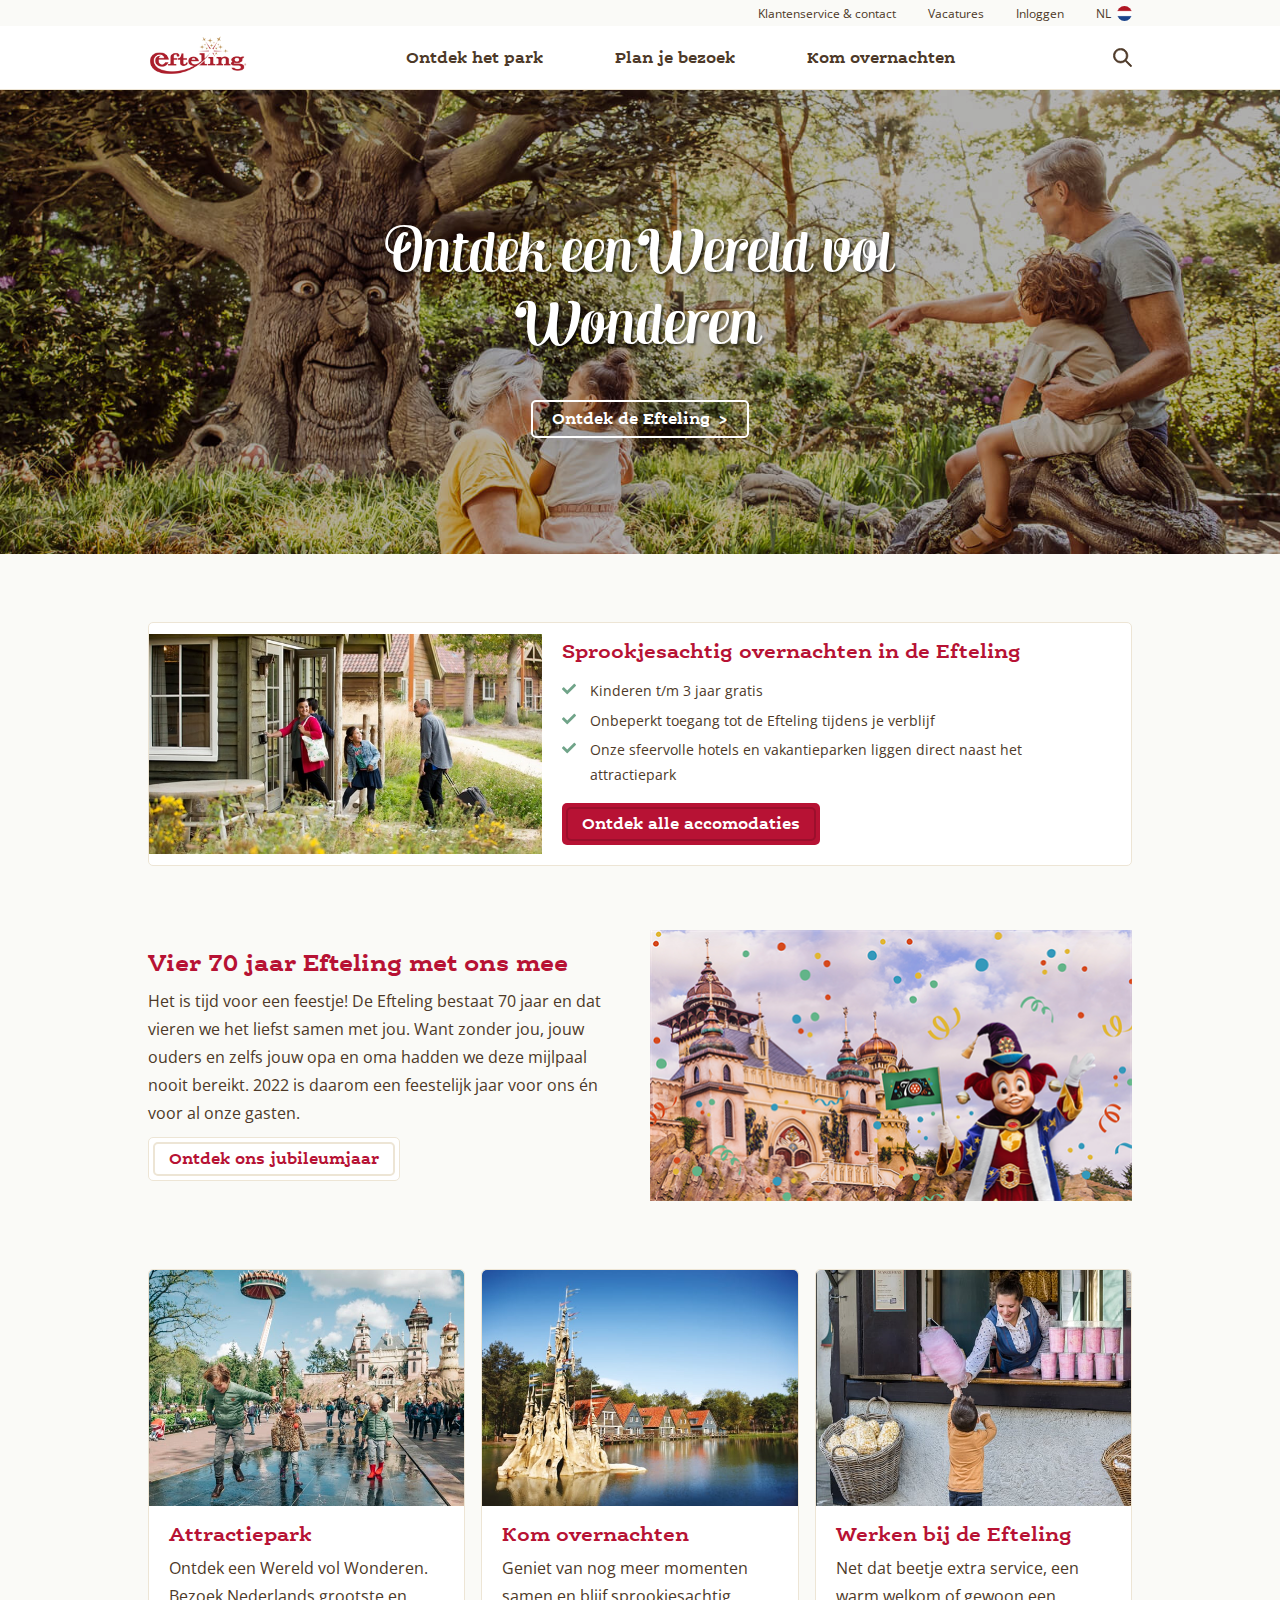
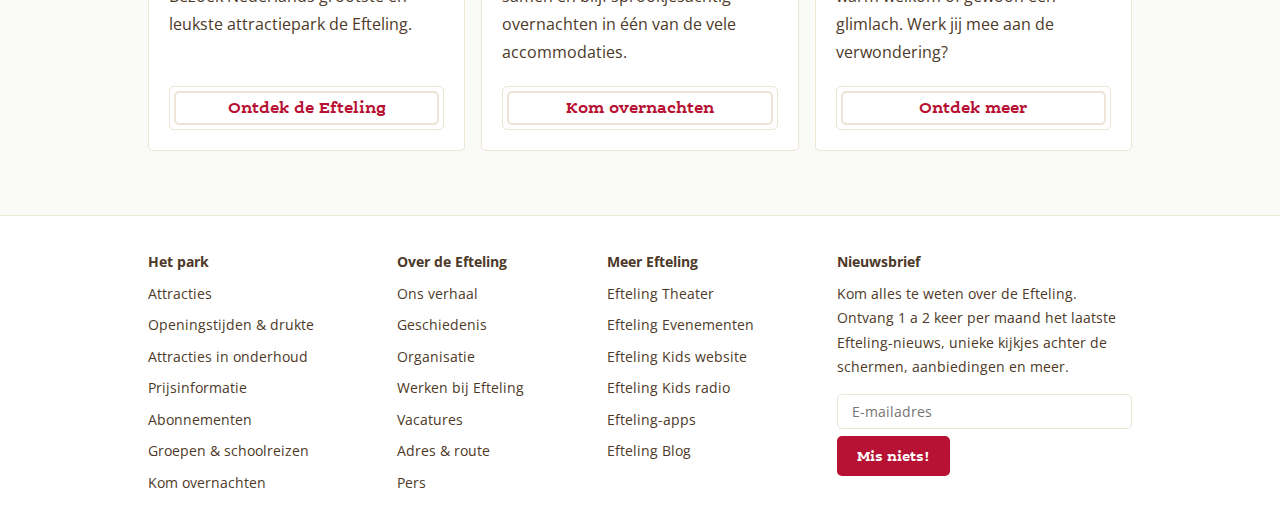
<file: index.html>
<!doctype html>
<html lang="nl">

<head>
	<meta charset="UTF-8">
	<meta name="author" content="jouw naam">
	<meta name="viewport" content="width=device-width, initial-scale=1">

	<title>Efteling</title>

	<link href="styles/style.css" rel="stylesheet">
	<link rel="icon" type="image/svg+xml" href="images/efteling-icon.png">

	<link rel="preconnect" href="https://fonts.googleapis.com">
	<link rel="preconnect" href="https://fonts.gstatic.com" crossorigin>
	<link href="https://fonts.googleapis.com/css2?family=Open+Sans:ital,wght@0,300;0,400;0,500;0,600;0,700;0,800;1,300;1,400;1,500;1,600;1,700;1,800&display=swap" rel="stylesheet">
</head>

<body class="index">

	<!-- SMALL HEADER -->
	<header>
		<nav>
			<ul>
				<li><a href="">Klantenservice & contact</a></li>
				<li><a href="">Vacatures</a></li>
				<li><a href="">Inloggen</a></li>
				<li><a href="">NL <img src="images/nederlandse-vlag-icon.png" alt=""></a></li>
			</ul>
		</nav>
	</header>

	<!-- MAIN HEADER -->
	<header>
		<div>
			<a href="index.html"><img src="images/efteling-logo.jpg" alt="Logo Efteling"></a>
			<a href="#main-content" class="button-primary">
				Ga naar content
			</a>

			<nav>
				<ul>
					<li><a href="herfst.html">Ontdek het park</a></li>
					<li><a href="herfst.html">Plan je bezoek</a></li>
					<li><a href="herfst.html">Kom overnachten</a></li>
				</ul>
			</nav>
			<div>
				<img src="assets/search-icon.svg" alt="">
				<button>
					<img src="assets/hamburger-menu.svg" alt=""/>
					<p>MENU</p>
				</button>
			</div>
		</div>
	</header>

	<main id="main-content">
		<!-- HERO SECTION -->
		<section>
			<div>
				<h1>Ontdek een Wereld vol Wonderen</h1>
				<a href="herfst.html" class="button-outline">Ontdek de Efteling</a>
			</div>
			<img src="images/familie-bij-sprookjesboom.jpg" alt="familie bij sprookjesboom">				
		</section>
	


		<!-- SECTION OVERNACHTEN -->
		<section>
			<div>
				<img src="images/gezin-loopt-huisje-in.jpg" alt="Gezin loopt vakantiehuisje in">
				<div>
					<h4>Sprookjesachtig overnachten in de Efteling</h4>
					<ul>
						<li>
							<img src="assets/checkmark-green.svg" alt="groene checkmark">
							<p>Kinderen t/m 3 jaar gratis</p>
						</li>
						<li>
							<img src="assets/checkmark-green.svg" alt="groene checkmark">
							<p>Onbeperkt toegang tot de Efteling tijdens je verblijf</p>
						</li>
						<li>
							<img src="assets/checkmark-green.svg" alt="groene checkmark">
							<p>Onze sfeervolle hotels en vakantieparken liggen direct naast het attractiepark</p>
						</li>
					</ul>
					<a href="herfst.html" class="button-primary">Ontdek alle accomodaties</a>
				</div>
			</div>
		</section>

		<!-- SECTION JUBILEUM -->
		<section>
			<div>
				<div>
					<img src="images/70-jaar-efteling-pardoes.png" alt="70 jaar Efteling Pardoes">
					<div></div>
					<div></div>
				</div>
				<div>
					<h3>Vier 70 jaar Efteling met ons mee</h3>
					<p>Het is tijd voor een feestje! De Efteling bestaat 70 jaar en dat vieren we het liefst samen met
						jou.
						Want zonder jou, jouw ouders en zelfs jouw opa en oma hadden we deze mijlpaal nooit bereikt.
						2022 is
						daarom een feestelijk jaar voor ons én voor al onze gasten.</p>
					<a href="herfst.html" class="button-secondary">Ontdek ons jubileumjaar</a>
				</div>
			</div>
		</section>


		<!-- DRIE KOLOMMEN -->
		<div>
			<section>
				<img src="images/kinderen-bij-fonteinen-symbolica.jpg" alt="Kinderen bij fonteinen voor Symbolica">
				<div>
					<h4>Attractiepark</h4>
					<p>Ontdek een Wereld vol Wonderen. Bezoek Nederlands grootste en leukste attractiepark de Efteling.
					</p>
					<a href="herfst.html" class="button-secondary">Ontdek de Efteling</a>
				</div>
			</section>

			<section>
				<img src="images/bosrijk-boshuysen-water-kasteel.jpg" alt="Vakantiehuisjes Bosrijk aan het water">
				<div>
					<h4>Kom overnachten</h4>
					<p>Geniet van nog meer momenten samen en blijf sprookjesachtig overnachten in één van de vele
						accommodaties. </p>
					<a href="herfst.html" class="button-secondary">Kom overnachten</a>
				</div>
			</section>

			<section>
				<img src="images/medewerker-geeft-suikerspin.jpg" alt="Efteling medewerker geeft suikerspin aan kind">
				<div>
					<h4>Werken bij de Efteling</h4>
					<p>Net dat beetje extra service, een warm welkom of gewoon een glimlach. Werk jij mee aan de
						verwondering?</p>
					<a href="herfst.html" class="button-secondary">Ontdek meer</a>
				</div>
			</section>
		</div>

	</main>

	
	<footer>

		<!-- FOOTER KLEIN SCHERM -->
		<nav>
			<details>
				<summary>Het park</summary>
				<ul>
					<li><a href="">Attracties</a></li>
					<li><a href="">Openingstijden & drukte</a></li>
					<li><a href="">Attracties in onderhoud</a></li>
					<li><a href="">Prijsinformatie</a></li>
					<li><a href="">Abonnementen</a></li>
					<li><a href="">Groepen & schoolreizen</a></li>
					<li><a href="">Kom overnachten</a></li>
				</ul>
			</details>

			<details>
				<summary>Over de Efteling</summary>
				<ul>
					<li><a href="">Ons verhaal</a></li>
					<li><a href="">Geschiedenis</a></li>
					<li><a href="">Organisatie</a></li>
					<li><a href="">Werken bij Efteling</a></li>
					<li><a href="">Vacatures</a></li>
					<li><a href="">Adres & route</a></li>
					<li><a href="">Pers</a></li>
				</ul>
			</details>

			<details>
				<summary>Meer Efteling</summary>
				<ul>
					<li><a href="">Efteling Theater</a></li>
					<li><a href="">Efteling Evenementen</a></li>
					<li><a href="">Efteling Kids website</a></li>
					<li><a href="">Efteling Kids radio</a></li>
					<li><a href="">Efteling-apps</a></li>
					<li><a href="">Efteling Blog</a></li>
				</ul>
			</details>

			<details>
				<summary>Nieuwsbrief</summary>
				<p>Kom alles te weten over de Efteling. Ontvang 1 a 2 keer per maand het laatste Efteling-nieuws,
					unieke
					kijkjes achter de schermen, aanbiedingen en meer.</p>
				<form>
					<input type="email" placeholder="E-mailadres">
					<input type="submit" value="Mis niets!" class="button-primary">
				</form>
			</details>
		</nav>

		<!-- FOOTER GROOT SCHERM -->
		<nav>
			<ul>
				<li>Het park</li>
				<li><a href="">Attracties</a></li>
				<li><a href="">Openingstijden & drukte</a></li>
				<li><a href="">Attracties in onderhoud</a></li>
				<li><a href="">Prijsinformatie</a></li>
				<li><a href="">Abonnementen</a></li>
				<li><a href="">Groepen & schoolreizen</a></li>
				<li><a href="">Kom overnachten</a></li>
			</ul>

			<ul>
				<li>Over de Efteling</li>
				<li><a href="">Ons verhaal</a></li>
				<li><a href="">Geschiedenis</a></li>
				<li><a href="">Organisatie</a></li>
				<li><a href="">Werken bij Efteling</a></li>
				<li><a href="">Vacatures</a></li>
				<li><a href="">Adres & route</a></li>
				<li><a href="">Pers</a></li>
			</ul>

			<ul>
				<li>Meer Efteling</li>
				<li><a href="">Efteling Theater</a></li>
				<li><a href="">Efteling Evenementen</a></li>
				<li><a href="">Efteling Kids website</a></li>
				<li><a href="">Efteling Kids radio</a></li>
				<li><a href="">Efteling-apps</a></li>
				<li><a href="">Efteling Blog</a></li>
			</ul>

			<div>
				<p>Nieuwsbrief</p>
				<p>Kom alles te weten over de Efteling. Ontvang 1 a 2 keer per maand het laatste Efteling-nieuws,
					unieke
					kijkjes achter de schermen, aanbiedingen en meer.</p>
				<form>
					<input type="email" placeholder="E-mailadres" required>
					<input type="submit" value="Mis niets!" class="button-primary">
				</form>
			</div>
		</nav>
	</footer>

	<script defer src="scripts/script.js"></script>

</body>

</html>
</file>
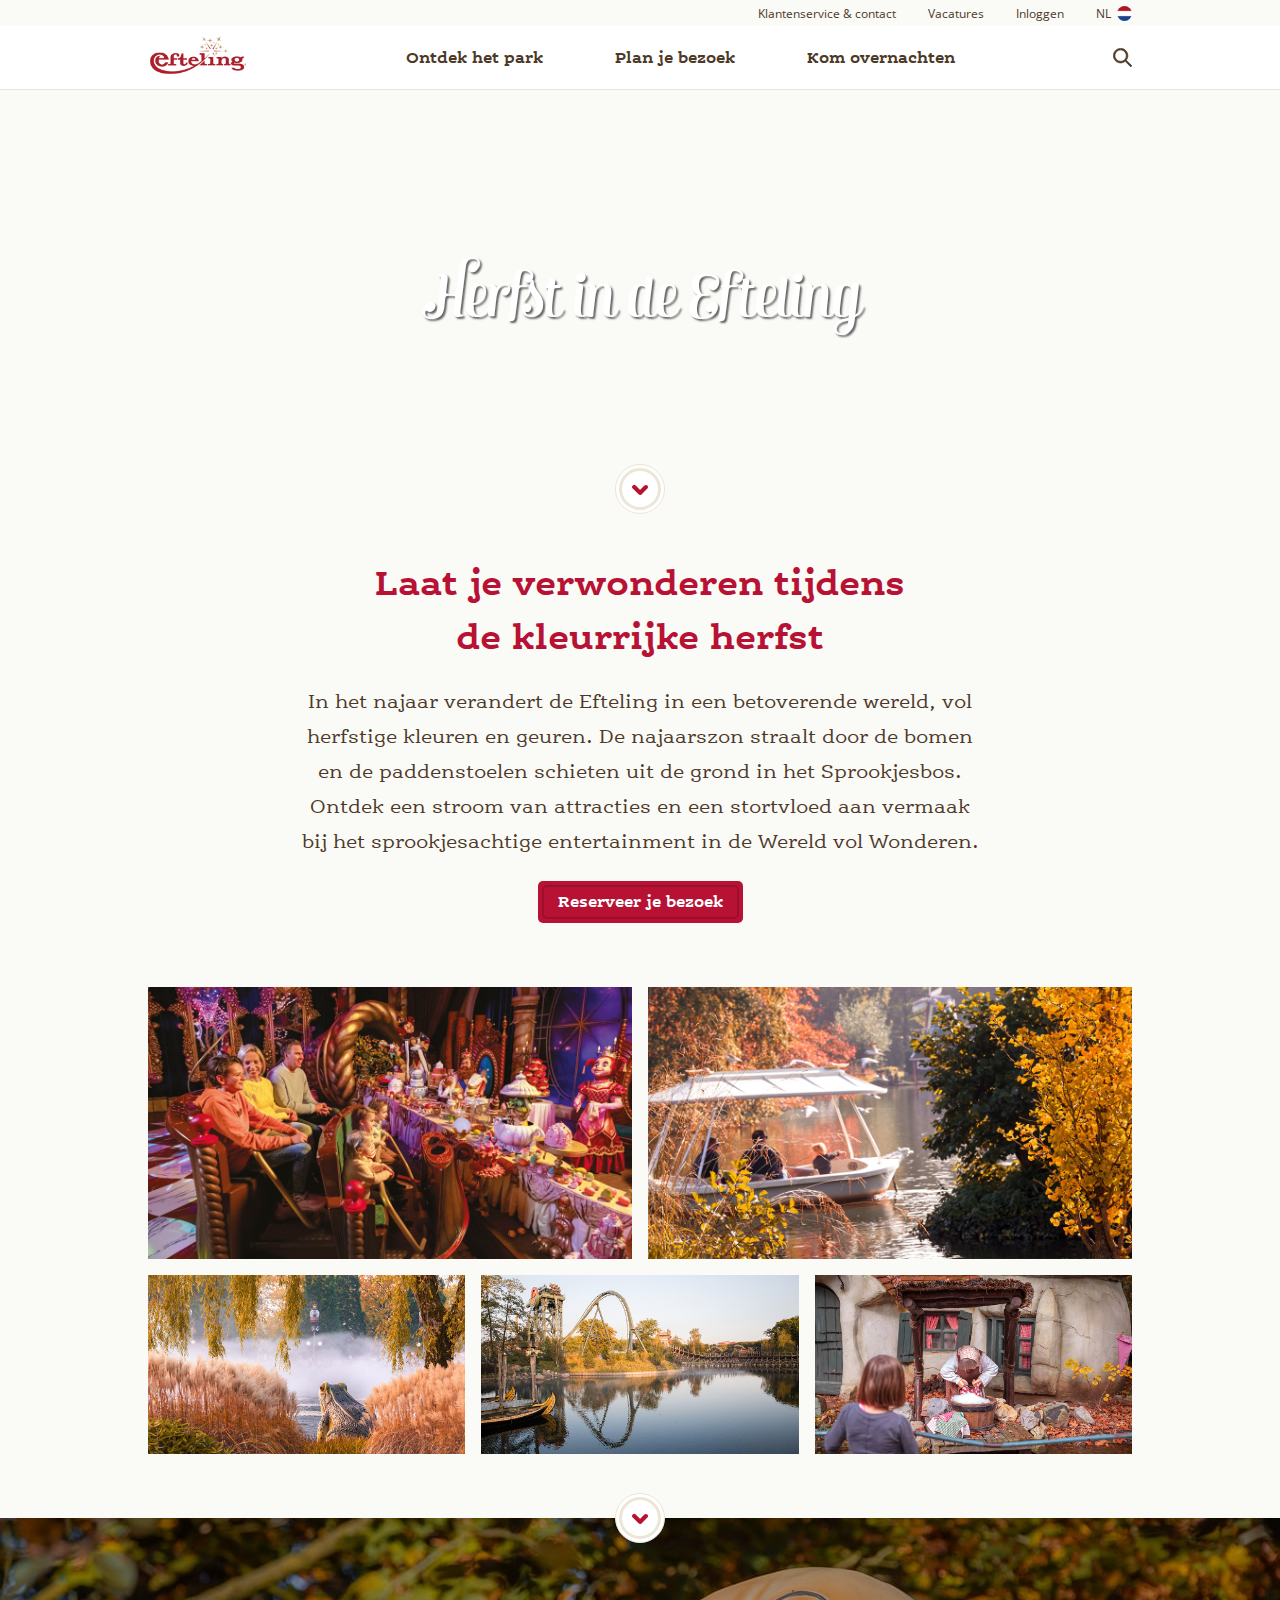
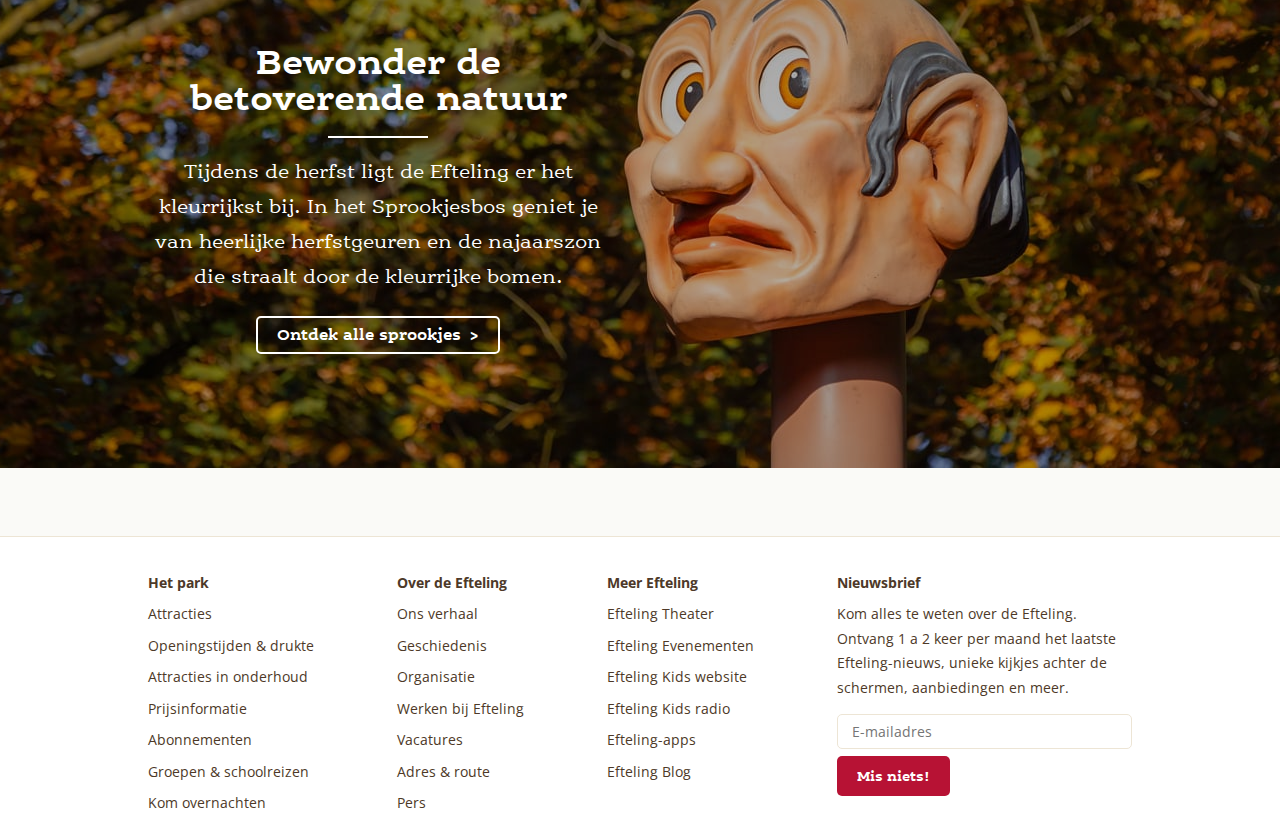
<file: herfst.html>
<!doctype html>
<html lang="nl">
	
<head>
	<meta charset="UTF-8">
	<meta name="author" content="jouw naam">
	<meta name="viewport" content="width=device-width, initial-scale=1">
	
	<title>Efteling</title>
	
	<link href="styles/style.css" rel="stylesheet">
	<link rel="icon" type="image/svg+xml" href="images/efteling-icon.png">

    <link rel="preconnect" href="https://fonts.googleapis.com">
	<link rel="preconnect" href="https://fonts.gstatic.com" crossorigin>
	<link href="https://fonts.googleapis.com/css2?family=Open+Sans:ital,wght@0,300;0,400;0,500;0,600;0,700;0,800;1,300;1,400;1,500;1,600;1,700;1,800&display=swap" rel="stylesheet">
</head>

<body class="herfst">

    <!-- SMALL HEADER -->
	<header>
		<nav>
			<ul>
				<li><a href="">Klantenservice & contact</a></li>
				<li><a href="">Vacatures</a></li>
				<li><a href="">Inloggen</a></li>
				<li><a href="">NL <img src="images/nederlandse-vlag-icon.png" alt=""></a></li>
			</ul>
		</nav>
	</header>

    <!-- MAIN HEADER -->
	<header>
		<div>
			<a href="index.html"><img src="images/efteling-logo.jpg" alt="Logo Efteling"></a>
			<a href="#main-content" class="button-primary">
				Ga naar content
			</a>
			<nav>
				<ul>
					<li><a href="herfst.html">Ontdek het park</a></li>
					<li><a href="herfst.html">Plan je bezoek</a></li>
					<li><a href="herfst.html">Kom overnachten</a></li>
				</ul>
			</nav>
			<div>
				<img src="assets/search-icon.svg" alt="">
                <button>
					<img src="assets/hamburger-menu.svg" alt=""/>
					<p>MENU</p>
				</button> 
			</div>
		</div>
	</header>

    <main id="main-content">

        <!-- HERO SECTION -->
        <section>
            <h1>Herfst in de Efteling</h1>
            <video autoplay muted width="250">
                <source src="https://player.vimeo.com/external/325435748.hd.mp4?s=f936c4b54e12757847561809792d2f7121514068&profile_id=175"
                        type="video/mp4">
            </video>
            <a href="#first-scroll">
                <img src="assets/arrow-down.svg" alt="">
            </a>
        </section>


        <!-- HERFST SECTION -->
        <section id="first-scroll">
            <div>
                <h2>Laat je verwonderen tijdens de kleurrijke herfst</h2>
                <p>In het najaar verandert de Efteling in een betoverende wereld, vol herfstige kleuren en geuren. De najaarszon straalt door de bomen en de paddenstoelen schieten uit de grond in het Sprookjesbos. Ontdek een stroom van attracties en een stortvloed aan vermaak bij het sprookjesachtige entertainment in de Wereld vol Wonderen.</p>
                <a href="index.html" class="button-primary">Reserveer je bezoek</a>
            </div>
        </section>


        <!-- COLLAGE SECTION -->
        <section>
            <img src="images/gezin-in-koningszaal-symbolica-efteling.jpg" alt="gezin in koningszaal Symbolica Efteling">
            <img src="images/herfst-gondoletta.jpg" alt="herfst Gondoletta">
            <img src="images/herfst-aquanura.jpg" alt="herfst Aquanura">
            <img src="images/herfst-achtbanen.jpg" alt="herfst achtbanen">
            <img src="images/herfst-kabouterdorp.jpg" alt="herfst kabouterdorp">
        </section> 


        <!-- LANGNEK SECTION -->
        <section id="second-scroll">
            <a href="#second-scroll">
                <img src="assets/arrow-down.svg" alt="">
            </a>
            <div>
                <div>
                    <h2>Bewonder de betoverende natuur</h2>
                    <p>Tijdens de herfst ligt de Efteling er het kleurrijkst bij. In het Sprookjesbos geniet je van heerlijke herfstgeuren en de najaarszon die straalt door de kleurrijke bomen.</p>
                    <a href="index.html" class="button-outline">Ontdek alle sprookjes</a>
                </div>
            </div>
            <img src="images/langnek-sprookjesbos-herfst.jpg" alt="langnek sprookjesbos herfst">
        </section>

    </main>

    <footer>

        <!-- FOOTER KLEIN SCHERM -->
        <nav>
            <details>
                <summary>Het park</summary>
                <ul>
                    <li><a href="">Attracties</a></li>
                    <li><a href="">Openingstijden & drukte</a></li>
                    <li><a href="">Attracties in onderhoud</a></li>
                    <li><a href="">Prijsinformatie</a></li>
                    <li><a href="">Abonnementen</a></li>
                    <li><a href="">Groepen & schoolreizen</a></li>
                    <li><a href="">Kom overnachten</a></li>
                </ul>
            </details>

            <details>
                <summary>Over de Efteling</summary>
                <ul>
                    <li><a href="">Ons verhaal</a></li>
                    <li><a href="">Geschiedenis</a></li>
                    <li><a href="">Organisatie</a></li>
                    <li><a href="">Werken bij Efteling</a></li>
                    <li><a href="">Vacatures</a></li>
                    <li><a href="">Adres & route</a></li>
                    <li><a href="">Pers</a></li>
                </ul>
            </details>

            <details>
                <summary>Meer Efteling</summary>
                <ul>
                    <li><a href="">Efteling Theater</a></li>
                    <li><a href="">Efteling Evenementen</a></li>
                    <li><a href="">Efteling Kids website</a></li>
                    <li><a href="">Efteling Kids radio</a></li>
                    <li><a href="">Efteling-apps</a></li>
                    <li><a href="">Efteling Blog</a></li>
                </ul>
            </details>

            <details>
                <summary>Nieuwsbrief</summary>
                <p>Kom alles te weten over de Efteling. Ontvang 1 a 2 keer per maand het laatste Efteling-nieuws,
                    unieke
                    kijkjes achter de schermen, aanbiedingen en meer.</p>
                <form>
                    <input type="email" placeholder="E-mailadres">
                    <input type="submit" value="Mis niets!" class="button-primary">
                </form>
            </details>
        </nav>

        <!-- FOOTER GROOT SCHERM -->
        <nav>
            <ul>
                <li>Het park</li>
                <li><a href="">Attracties</a></li>
                <li><a href="">Openingstijden & drukte</a></li>
                <li><a href="">Attracties in onderhoud</a></li>
                <li><a href="">Prijsinformatie</a></li>
                <li><a href="">Abonnementen</a></li>
                <li><a href="">Groepen & schoolreizen</a></li>
                <li><a href="">Kom overnachten</a></li>
            </ul>

            <ul>
                <li>Over de Efteling</li>
                <li><a href="">Ons verhaal</a></li>
                <li><a href="">Geschiedenis</a></li>
                <li><a href="">Organisatie</a></li>
                <li><a href="">Werken bij Efteling</a></li>
                <li><a href="">Vacatures</a></li>
                <li><a href="">Adres & route</a></li>
                <li><a href="">Pers</a></li>
            </ul>

            <ul>
                <li>Meer Efteling</li>
                <li><a href="">Efteling Theater</a></li>
                <li><a href="">Efteling Evenementen</a></li>
                <li><a href="">Efteling Kids website</a></li>
                <li><a href="">Efteling Kids radio</a></li>
                <li><a href="">Efteling-apps</a></li>
                <li><a href="">Efteling Blog</a></li>
            </ul>

            <div>
                <p>Nieuwsbrief</p>
                <p>Kom alles te weten over de Efteling. Ontvang 1 a 2 keer per maand het laatste Efteling-nieuws,
                    unieke
                    kijkjes achter de schermen, aanbiedingen en meer.</p>
                <form>
                    <input type="email" placeholder="E-mailadres">
                    <input type="submit" value="Mis niets!" class="button-primary">
                </form>
            </div>
        </nav>
    </footer>

    <script defer src="scripts/script.js"></script>

</body>

</html>
</file>
<file: styles/style.css>
/**************/
/* CSS REMEDY */
/**************/
*, *::after, *::before {
  box-sizing: border-box;  
  padding: 0;
  margin: 0;
}





/*********************/
/* CUSTOM PROPERTIES */
/*********************/

:root {
	--color-text:#4d3928;
	--color-text-light: #FFFFFF;
	--color-background:#FAFAF7;
	--color-background-light: #FFFFFF;
	--color-efteling-red: #B71234;
	--color-border: #ede5d5;
	--color-button-outline-red: #9B0F2C;
}



@font-face {
	font-family: 'verner';
	src: url('../assets/fonts/Verner.woff2') format('woff2');
}

@font-face {
	font-family: 'ernestine';
	src: url('../assets/fonts/ErnestineWeb.woff2') format('woff2');
}

@font-face {
	font-family: 'ernestine-bold';
	src: url('../assets/fonts/ErnestineWeb-Bold.woff2') format('woff2');
}





/************/
/* ALGEMEEN */
/************/

*:focus-visible{
	outline: 2px solid 	var(--color-efteling-red);
	outline-offset: 0.25em;
	border-radius: 5px;
	transition: 0.3s !important;
}

*:active{
	outline: none !important;
}


/*https://stackoverflow.com/questions/24739126/scroll-to-a-specific-element-using-html*/
/* wanneer op scroll button wordt geklikt wordt er nu smooth gescrollt naar juiste section */
html{
	scroll-behavior: smooth;
}

body {
  	color:var(--color-text);
 	background:var(--color-background);
}

a, button, summary {
	cursor: pointer;
}

img {
	width: 100%;
}

/* witruimte tussen sections */
section{
	margin-bottom: 2em !important
}

@media (min-width: 48em){
	section{
		margin-bottom: 4em !important;
	}
}


/* BUTTONS */

/* primary button */
.button-primary {
	color: var(--color-text-light);
	padding: 14px 20px 12px 20px;
	background: var(--color-efteling-red);
	font-size: 1em;
	text-decoration: none;
	border-radius: 5px;
	display: inline-block;
	font-family: 'ernestine-bold', sans-serif;
	transition: 0.3s;
	position: relative;
}

.button-primary::before{
	border-radius: 5px;
    border: 2px solid var(--color-button-outline-red);
	position: absolute;
    content: '';
    display: block;
    left: 4px;
    right: 4px;
    top: 4px;
	bottom: 4px;
	transition: 1s;
}

.button-primary:hover:before{
	border: 2px solid var(--color-background);
}

.button-primary:hover {
	background: var(--color-button-outline-red);
}


/* secondary button */
.button-secondary {
	color: var(--color-efteling-red);
	padding: 14px 20px 12px 20px;
	background: var(--color-background-light);
	border: 1px solid var(--color-border);
	border-radius: 5px;
	text-decoration: none;
	font-size: 1em;
	display: inline-block;
	text-align: center;
	font-family: 'ernestine-bold', sans-serif;
	transition: 0.3s;
	position: relative;
}

.button-secondary::before {
	border-radius: 5px;
    border: 2px solid var(--color-border);
	position: absolute;
    content: '';
    display: block;
    left: 4px;
    right: 4px;
    top: 4px;
	bottom: 4px;
	transition: 0.8s;
}
.button-secondary:hover:before{
	border: 2px solid var(--color-efteling-red);
}

.button-secondary:hover{
	background: var(--color-border);
}


/* outline button */
.button-outline {
	color: var(--color-text-light);
	padding: 10px 19px 8px;
	text-decoration: none;
	border: 2px solid white;
	border-radius: 5px;
	font-family: 'ernestine-bold', sans-serif;
	transition: 0.5s;
}

.button-outline::after{
	content: '>';
	margin-left: 0.5em;
	/* content: url() */
}

.button-outline:hover {
	background: var(--color-button-outline-red);
}



/* TYPOGRAFIE */

h1 {
	font-size: 2.25em;
	font-family: 'verner', serif;
	line-height: 1.2em;
	text-shadow: 2px 2px 2px rgb(0 0 0 / 60%);
	font-weight: 400;
}

h2 {
	color: var(--color-efteling-red);
	font-family: 'ernestine-bold', sans-serif;
	font-size: 1.25em;
}

h3 {
	color: var(--color-efteling-red);
	font-family: 'ernestine-bold', sans-serif;
	font-weight: 600;
	font-size: 1.25em;
}

h4 {
	color: var(--color-efteling-red);
	font-family: 'ernestine-bold', sans-serif;
	font-weight: 700;
	font-size: 1em;
}

p {
	font-family: 'Open Sans', sans-serif;
	font-size: 1em;
	line-height: 1.75;
}

@media (min-width: 48em){
	h1 {
		font-size: 3.75em;
	}

	h2 {
		font-size: 2.25em;
	}

	h3 {
		font-size: 1.5em;
	}

	h4 {
		font-size: 1.25em;
	}
}





/**********/
/* HEADER */
/**********/

/* SMALL HEADER */

/* is op klein formaat scherm niet zichtbaar */
header:first-of-type{
	display: none;
	background: var(--color-background);
}

header:first-of-type nav{
	max-width: 64em;
	margin: 0 auto;
	padding: 0.25em 20px;
}

header:first-of-type ul{
	display: flex;
	list-style: none;
	gap: 2em;
	justify-content: end;
	align-items: center;
}

/* nederlandse vlag icon */
header:first-of-type ul li:last-of-type img{
	width: 15px;
	height: 15px;
	border-radius: 50%;
}

/* staat om laatste link en vlag icon heen */
header:first-of-type ul li:last-of-type a{
	display: flex;
	align-items: center;
	gap: 0.5em;
}

header:first-of-type a{
	text-decoration: none;
	color: var(--color-text);
	font-size: 0.75em;
	font-family: 'open sans', sans-serif;
}

header:first-of-type a:hover{
	color: var(--color-efteling-red);
}

/* zichtbaar op groot formaat scherm */
@media (min-width: 50em){
	header:first-of-type{
		display: block;
	}
}




/* MAIN HEADER */

/* skip to content button -> normaal niet zichtbaar */
header:nth-of-type(2) > div > a:nth-of-type(2) {
	position: absolute;
	transform: translatey(-300%);
}

/* skip to content button -> zichtbaar gemaakt wanneer erop wordt gefocust */
header:nth-of-type(2) > div > a:nth-of-type(2):focus {
	transform: translatey(100%);
}

header:nth-of-type(2) {
	background: var(--color-background-light);
	position: sticky;
	top: 0;
	z-index: 9999999;
	height: 4em;
	border-bottom: 1px solid var(--color-border);
	display: flex;
	align-items: center;
	justify-content: center;
}	

/* logo */
header:nth-of-type(2) a img:nth-of-type(1) {
	width: 100px;
}

/* container om witruimte te geven aan header */
header:nth-of-type(2) > div{
	padding: 0 20px;
	width: 100%;
	display:flex;
	justify-content:space-between;
	align-items:center;
}

/* container om zoek icon & hamburger menu */
header:nth-of-type(2) > div > div {
	display: flex;
	align-items: center;
	gap: 2em;
}

/* search icon */
header:nth-of-type(2) > div > div img{
	height: 1.2em;
}

/* hamburger menu met tekst */
header:nth-of-type(2) > div > div button{
	background: var(--color-background-light);
	display: flex;
	align-items:center;
	flex-direction: row-reverse;
  	gap: 0.5em;
	border: none;
	font-family: 'Open Sans', sans-serif;
	font-weight: 700;
	font-size: 1em;
	color: var(--color-text);
}

/* hamburger menu icon */
header:nth-of-type(2) > div > div button img {
	width: 2em;
}

header:nth-of-type(2) nav{ 
	list-style:none;
	display:grid;
	align-content:start;
	gap:1em;
	background: var(--color-background-light);
	position:fixed;
	left:0;
	right:0;
	top:4em;
	bottom:0;
	transform:translatex(100%); /* menu standaard buiten beeld */
	transition: 0.5s;
}

header:nth-of-type(2) nav ul{
	list-style: none;
}

/* brengt menu in beeld */
header:nth-of-type(2) nav.toonMenu,
header:nth-of-type(2) nav:focus-within {
	transform:translatex(0);
}

/* links in de header */
header:nth-of-type(2) nav a{
	color: var(--color-text);
	font-family: 'ernestine-bold', sans-serif;
	text-decoration:none;
	transition: 0.5s;
	border-bottom: 1px solid var(--color-border);
	padding: 1.5em 0 1.5em 20px;
	display: inline-block;
	width: 100%;
}

header:nth-of-type(2) nav a:hover{
	color: var(--color-efteling-red);
}


/* haalt menu tekst weg */
header:nth-of-type(2) > div > div p{
	display: none;
}

@media (min-width: 19em){
	/* laat menu tekst zien */
	header:nth-of-type(2) > div > div p{
		display: block;
		font-family: 'open sans', sans-serif;
	}
}

@media (min-width: 50em){
	/* hamburger menu */
	header:nth-of-type(2) div div button {
		display: none; 
	}

	header:nth-of-type(2) nav{
		position: static; /* geen hamburger menu meer -> links komen in nav bar te staan */
		transform: none;
		background: none;
	}

	header:nth-of-type(2) nav ul{
		display: flex;
		gap: 2em;
	}

	header:nth-of-type(2) nav a{
		padding: 0 20px;
		border-bottom: none;
	}

	header:nth-of-type(2) > div{
		max-width: 64em;
	}
}






/**********/
/* FOOTER */
/**********/

/* ALGEMEEN */

footer{
	font-family: 'Open Sans', sans-serif;
	background: var(--color-background-light);
	border-top: 1px solid var(--color-border);
}

footer a, footer p:nth-of-type(2){
	text-decoration: none;
	color: var(--color-text);
}

footer a:hover{
	color: var(--color-efteling-red);
}

/* tekstveld formulier */
input[type=email] {
	padding: 0.5em 1em;
	border-radius: 5px;
	border: 1px solid var(--color-border);
	font-size: 1em;
	font-family: 'open sans', sans-serif;
	margin-top: 1em;
	width: 100%;
	max-width: 28em;
}

/* button formulier */
input[type=submit] {
	border: none;
	cursor: pointer;
	display: block;
	margin-top: 0.5em;
}



/* FOOTER OP KLEIN SCHERM */

footer details {
	padding: 1em 20px;
	border-bottom: 1px solid var(--color-border);
}

/* kopje en uitklap icon (+ of -) */
footer details summary{
	font-weight: bold;
	display: flex;
	justify-content: space-between;
	list-style: none;
}

footer details summary::after{
	content: '+';
}

footer details[open] summary::after{
	content: '-'
}

/* laat standaard icon niet meer zien */
footer details summary::-webkit-details-marker {
	display: none;
}

footer details li{
	list-style: none;
	text-decoration: none;
	margin-top: 1.25em;
}

/* haalt nav voor groot scherm weg*/
footer > nav:nth-of-type(2){
	display: none;
}


/* FOOTER OP GROOT SCHERM */

@media (min-width: 56.25em){
	
	/* zet nav in midden van scherm */
	footer {
		display: flex;
		justify-content: center;
		line-height: 1.75;
		font-size: 1em;
	}

	/* haalt nav voor klein scherm weg */
	footer > nav:nth-of-type(1){
		display: none;
	}

	footer > nav:nth-of-type(2){
		display: flex;
		justify-content: space-between;
		align-items: flex-start;
		width: 100%;
		max-width: 64em;
		padding: 20px;
	}

	footer > nav:nth-of-type(2) ul, footer > nav:nth-of-type(2) div{
		max-width: 30%;
		list-style: none;
		text-decoration: none;
		margin-top: 1em;
		font-size: 0.875em;
	}

	footer > nav:nth-of-type(2) ul li, footer > nav:nth-of-type(2) div p{
		margin-top: 0.5em;
		font-family: 'open sans', sans-serif;
	}

	footer > nav:nth-of-type(2) ul li:nth-of-type(1), footer > nav:nth-of-type(2) div p:nth-of-type(1){
		font-weight: bold;
		margin-top: 0;
	}
}





/****************/
/* INDEX PAGINA */
/****************/

/* HERO SECTION */

.index main > section:nth-of-type(1){
	position: relative;
	text-align: center;
	overflow: hidden;
}

.index main > section:nth-of-type(1) > img{
	width: 100%;
	height: 20em;
	object-fit: cover;
	object-position: 1em 40%;
	filter: brightness(70%);
	transform: scale(1.5);
}

/* container om h1 & button -> centreert deze content*/
.index main > section:nth-of-type(1) > div{
	position: absolute;
	top: 0;
	bottom: 0;
	left: 0;
	right: 0;
  	color: var(--color-text-light);
	z-index: 1;
	display: flex;
	flex-direction: column;
	justify-content: center;
	align-items: center;
}

.index main > section:nth-of-type(1) > div h1 {
	margin-bottom: 0.75em;
	width: 80%;
	max-width: 10em;
}

.index main > section:nth-of-type(1) > div a {
	margin: 0 20px;
}

@media (min-width: 48em){
	.index main > section:nth-of-type(1) > img{
		width: 100%;
		height: 29em;
		object-position: 50% 50%; /* 50% 50% is normaal waarde --> reset */
		transform: scale(1);
	}
}




/* SECTION OVERNACHTEN */

.index main > section:nth-of-type(2){
	padding: 0 20px;
	margin: 0 auto;
	max-width: 31.25em;
}

.index main > section:nth-of-type(2) > div {
	display: flex;
	flex-direction: column;
	border: 1px solid var(--color-border);
	background: var(--color-background-light);
	border-radius: 5px;
}

/* container om tekst & button */
.index main > section:nth-of-type(2) > div > div{
	padding: 20px;
}

.index main > section:nth-of-type(2) > div > div ul{
	margin: 1em 0;
}

.index main > section:nth-of-type(2) > div > div li{
	display: flex;
	align-items: baseline;
	gap: 1em;
	margin-bottom: 5px;
	font-size: 0.875em;
}

/* groene checkmarks */
.index main > section:nth-of-type(2) > div > div img{
	height: 100%;
	width: 1em;
}

.index main > section:nth-of-type(2) > div > img{
	border-radius: 5px 5px 0 0;
}

@media (min-width: 48em){
	.index main > section:nth-of-type(2){
		max-width: 64em;
	}

	/* content wordt naast elkaar gezet */
	.index main > section:nth-of-type(2) > div {
		flex-direction: row;
	}

	.index main > section:nth-of-type(2) > div > img {
		width: 40%;
		height: 100%;
		display: inline-block;
		align-self: center;
		border-radius: 0;
	}
}



/* SECTION JUBILEUM */

.index main > section:nth-of-type(3){
	max-width: 31.25em;
	margin: 0 auto;
	padding: 0 20px;
}

.index main > section:nth-of-type(3) > div{
	display: flex;
	flex-direction: column;
	flex-basis: 50%;
	gap: 20px;
}

.index main > section:nth-of-type(3) > div > div:nth-of-type(2) p{
	margin: 10px 0;
}

.index section:nth-of-type(3) > div > div:first-of-type{
	position: relative;
}

/* zorgt ervoor dat lasers het scherm niet groter maken */
main {
	overflow: hidden;
}

/* laserstralen uit oog */
.laser-links, .laser-rechts{
	position: absolute;
	width: 3px;
	height: 1000%;
	background: red;
	box-shadow: 0 0 10px 1px red;
	border-radius: 20px;
	animation-name: laser;
	animation-duration: 5s;
	animation-iteration-count: infinite;
	animation-timing-function: ease-in-out;
	z-index: 999;
}

/* positioneren van laser op linkeroog */
.laser-links{
	left: 73%;
	top: 58%;
}

/* positioneren van laser op rechteroog */
.laser-rechts{
	left: 77%;
	top: 57%;
}

@keyframes laser {
	0% {
		transform: rotate(-10deg);
		transform-origin: top;
	}
	50% {
		transform: rotate(110deg);
		transform-origin: top;
	}
	100% {
		transform: rotate(-10deg);
		transform-origin: top;
	}
}

@media (min-width: 48em){
	.index main > section:nth-of-type(3){
		max-width: 64em;
	}

	.index main > section:nth-of-type(3) > div{
		flex-direction: row-reverse;
		align-items: center;
	}

	.index main > section:nth-of-type(3) > div > div{
		width: 50%;
		height: 100%;
	}

	.index main > section:nth-of-type(3) > div > div:nth-of-type(2){
		padding-right: 20px;
	}
}





/* DRIE KOLOMMEN */

.index main > div {
	display: flex;
	gap: 1em;
	flex-direction: column;
	justify-content: center;
	padding: 0 20px;
	margin: 0 auto;
	max-width: 31.25em;
}

/* card */
.index main > div > section {
	flex-basis: 33%;
	border: 1px solid var(--color-border);
	background: var(--color-background-light);
	border-radius: 5px;
	display: flex;
	flex-direction: column;
}

/* tekst + button binnen een card */
.index main > div div{
	padding: 20px;
	flex-grow: 1;
	display: flex;
	flex-direction: column;
}

.index main > div img {
	border-radius: 5px 5px 0 0;
}

.index main > div p{
	flex-grow: 1; /*duwt button altijd naar de onderkant van de card*/
	margin-top: 0.5em;
	margin-bottom: 1.25em;
}

@media (min-width: 48em){
	.index main > div {
		flex-direction: row;
		max-width: 64em;
	}
}





/*****************/
/* HERFST PAGINA */
/*****************/

.herfst p{
	font-family: 'ernestine', sans-serif;
}

@media (min-width: 48em){
	.herfst main p{
		font-size: 1.25em;
	}
}



/* HERO SECTION */

.herfst section:nth-of-type(1){
	position: relative;
	text-align: center;
}

.herfst section:nth-of-type(1) video {
	width: 100%;
	height: 25em;
	object-fit: cover;
}

.herfst section:nth-of-type(1) h1{
	position: absolute;
	color: var(--color-text-light);
	/* onderstaande regels centreren h1 in midden. bron: https://www.w3schools.com/howto/howto_css_image_text.asp */
 	top: 50%;
  	left: 50%;
  	transform: translate(-50%, -50%);
}


/* https://stackoverflow.com/questions/24739126/scroll-to-a-specific-element-using-html */
/* scroll button */
.herfst section:nth-of-type(1) a {
	height: 50px;
	width: 50px;
	padding: 10px 10px 8px 10px;
	border-radius: 50%;
	border: 1px solid var(--color-border);
	background: var(--color-background-light);
	position: absolute;
	z-index: 9999;
	bottom: -45px;
	left: 50%;
	right: 50%;
	transform: translate(-50%, -50%);
	display: flex;
	align-items: center;
	justify-content: center;
}

.herfst section:nth-of-type(1) a:hover{
	background: var(--color-background);
}

/* scroll button inside outline */
.herfst section:nth-of-type(1) a::before{
	height: 10px;
	width: 10px;
	padding: 18px;
	border-radius: 50%;
	border: 3px solid var(--color-border);
	position: absolute;
	content: '';
	top: 50%;
	left: 50%;
	transform: translate(-50%, -50%);
}

/* scroll button arrow icon */
.herfst section:nth-of-type(1) a img{
	height: 1em;
	width: 1em;
}




/* HERFST SECTION */

.herfst main > section:nth-of-type(2) {
	padding: 0 20px;
	max-width: 64em;
	text-align: center;
	margin: 0 auto;
}

.herfst main > section:nth-of-type(2) h2{
	line-height: 1.5em;
	margin: 0 10%;
}

.herfst main > section:nth-of-type(2) p{
	margin: 1em 0;
}

@media (min-width: 48em){
	.herfst main > section:nth-of-type(2) div {
		margin: 0 15%;
	}
}




/* COLLAGE SECTION */

.herfst section:nth-of-type(3){
	padding: 0 20px;
	max-width: 64em;
	margin: 0 auto;
}

/* grid klein scherm -> 2 kolommen, 4 rijen */
.herfst main > section:nth-of-type(3){
	display: grid;
	grid-template-columns: 1fr 1fr;
	grid-template-rows: repeat(4, auto);
	grid-gap: 1em;
}

.herfst main > section:nth-of-type(3) > img:nth-of-type(1){
	grid-column-start: 1;
	grid-column-end: -1;
	grid-row-start: 1;
	grid-row-end: 3;
}


/* grid groot scherm -> 6 kolommen, 2 rijen */
@media (min-width: 48em){
	.herfst main > section:nth-of-type(3){
		grid-template-columns: repeat(6, 1fr);
		grid-template-rows: auto auto;
	}

	.herfst main > section:nth-of-type(3) > img:nth-of-type(1){
		grid-column-start: 1;
		grid-column-end: 4;
	}

	.herfst main > section:nth-of-type(3) > img:nth-of-type(2){
		grid-column-start: 4;
		grid-column-end: 7;
	}

	.herfst main > section:nth-of-type(3) > img:nth-of-type(3){
		grid-column-start: 1;
		grid-column-end: 3;
		grid-row-start: 2;
	}

	.herfst main > section:nth-of-type(3) > img:nth-of-type(4){
		grid-column-start: 3;
		grid-column-end: 5;
		grid-row-start: 2;
	}

	.herfst main > section:nth-of-type(3) > img:nth-of-type(5){
		grid-column-start: 5;
		grid-column-end: 7;
		grid-row-start: 2;
	}
}




/* LANGNEK SECTION */

.herfst section:nth-of-type(4){
	position: relative;
}

/* container voor tekst + button -> moet volledige grote van img innemen */
.herfst section:nth-of-type(4) > div {
	max-width: 64em;
	margin: 0 auto;
	display: flex;
	align-items: center;
	position: absolute;
	top: 0;
	bottom: 0;
	left: 0;
	right: 0;
}

/* tekst + button */
.herfst section:nth-of-type(4) > div > div{
	padding: 0 20px;
	z-index: 2;
	text-align: center;
}

.herfst section:nth-of-type(4) > div p {
	margin-bottom: 1.5em;
}

.herfst section:nth-of-type(4) h2, .herfst section:nth-of-type(4) p{
	color: var(--color-text-light);
}

.herfst section:nth-of-type(4) > img{
	width: 100%;
	height: 34.375em;
	object-fit: cover;
	filter: brightness(70%);
}

/* scroll button */
.herfst section:nth-of-type(4) > a {
	height: 50px;
	width: 50px;
	padding: 10px 10px 8px 10px;
	border-radius: 50%;
	border: 1px solid var(--color-border);
	background: var(--color-background-light);
	position: absolute;
	z-index: 9999;
	top: 0;
	left: 50%;
	right: 50%;
	transform: translate(-50%, -50%);
	display: flex;
	align-items: center;
	justify-content: center;
}

.herfst section:nth-of-type(4) > a:hover{
	background: var(--color-background);
}

.herfst section:nth-of-type(4) > a::before{
	height: 10px;
	width: 10px;
	padding: 18px;
	border-radius: 50%;
	border: 3px solid var(--color-border);
	position: absolute;
	content: '';
	top: 50%;
	left: 50%;
	transform: translate(-50%, -50%);
}

/* scroll button arrow icon */
.herfst section:nth-of-type(4) > a img{
	height: 1em;
	width: 1em;
}

/* horizontaal lijntje onder titel */
.herfst section:nth-of-type(4) h2::after{
	content: '';
	width: 100px;
	height: 2px;
	background: var(--color-background-light);
	display: flex;
	flex-direction: column;
	justify-content: center;
	margin: 0.5em auto;
}


@media (min-width: 48em) {
	.herfst section:nth-of-type(4) h2 {
		font-size: 1.25em;
	}
	.herfst section:nth-of-type(4) p {
		font-size: 1em;
	}
	.herfst section:nth-of-type(4) > div > div{
		width: 50%;
		max-width: 31.25em;
	}
}

@media (min-width: 64em) {
	.herfst section:nth-of-type(4) h2 {
		font-size: 2.25em;
	}
	.herfst section:nth-of-type(4) p {
		font-size: 1.25em;
	}
}
</file>
